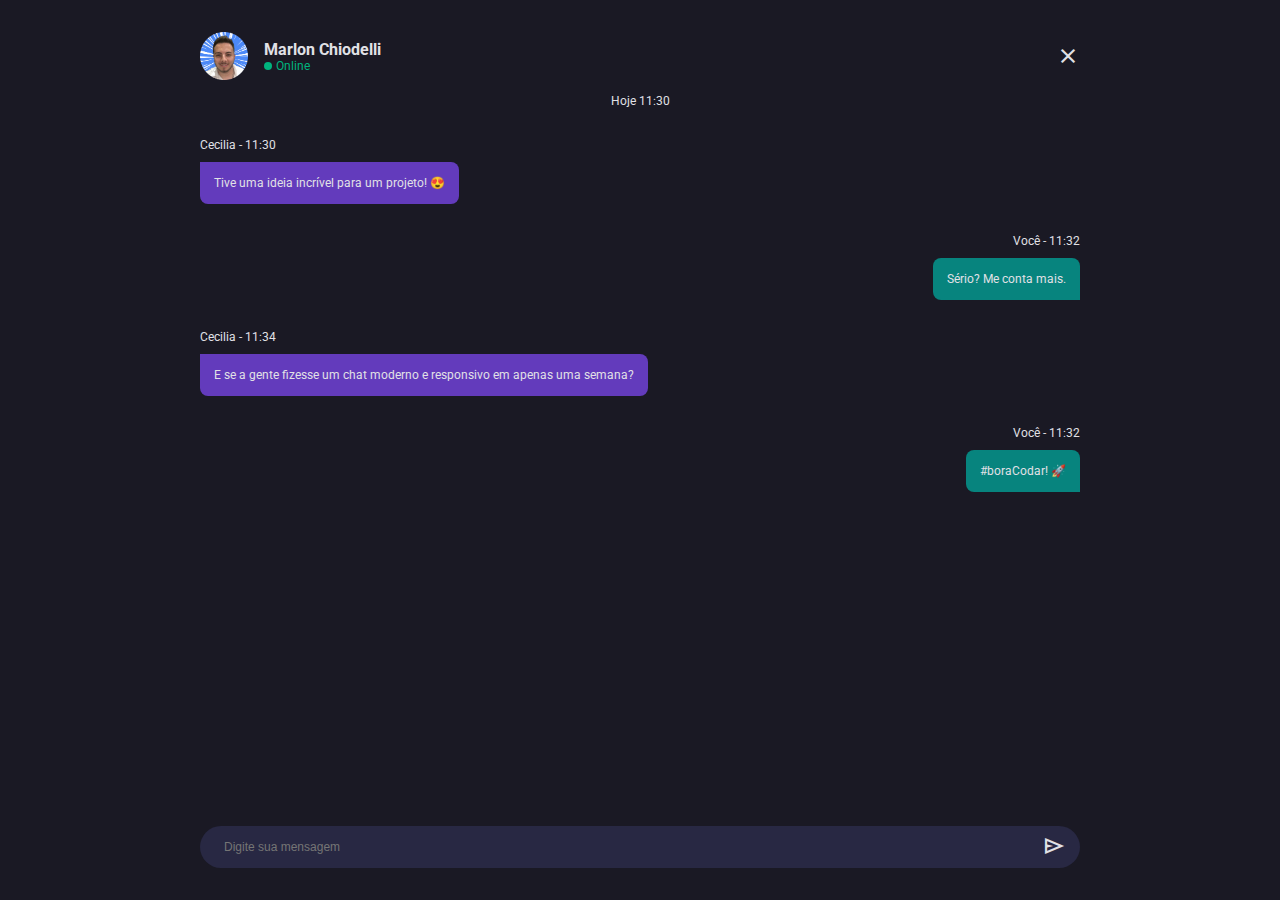
<file: desafio-04/index.html>
<!DOCTYPE html>

<html lang="pt-br">
  <head>
    <meta charset="utf-8" />
    <meta http-equiv="X-UA-Compatible" content="IE=edge" />
    <link rel="preconnect" href="https://fonts.googleapis.com" />
    <link rel="preconnect" href="https://fonts.gstatic.com" crossorigin />
    <link
      href="https://fonts.googleapis.com/css2?family=Roboto:wght@400;700&display=swap"
      rel="stylesheet"
    />
    <link
      rel="stylesheet"
      href="https://fonts.googleapis.com/css2?family=Material+Symbols+Outlined:opsz,wght,FILL,GRAD@48,400,0,0"
    />
    <title>Bora Codar - Chat - 04</title>
    <meta name="description" content="" />
    <meta name="viewport" content="width=device-width, initial-scale=1" />
    <link rel="stylesheet" href="styles.css" />
  </head>
  <body>
    <section class="container">
      <div>
        <header>
          <div class="perf-wrapper">
            <img src="assets/profile.png" />
            <div>
              <h2>Marlon Chiodelli</h2>
              <span>Online</span>
            </div>
          </div>
          <span class="material-symbols-outlined"> close </span>
        </header>
        <div id="chat">
          <div class="date">Hoje 11:30</div>
          <div class="chat-wrapper">
            <div class="message received">
              <span>Cecilia - 11:30</span>
              <div class="chat">
                Tive uma ideia incrível para um projeto! 😍
              </div>
            </div>
            <div class="message send">
              <span>Você - 11:32</span>
              <div class="chat">Sério? Me conta mais.</div>
            </div>
            <div class="message received">
              <span>Cecilia - 11:34</span>
              <div class="chat">
                E se a gente fizesse um chat moderno e responsivo em apenas uma
                semana?
              </div>
            </div>
            <div class="message send">
              <span>Você - 11:32</span>
              <div class="chat">#boraCodar! 🚀</div>
            </div>
          </div>
        </div>
      </div>
      <div class="type-input">
        <input type="text" placeholder="Digite sua mensagem" />
        <span class="icon material-symbols-outlined"> send </span>
      </div>
    </section>
    <script src="" async defer></script>
  </body>
</html>
</file>
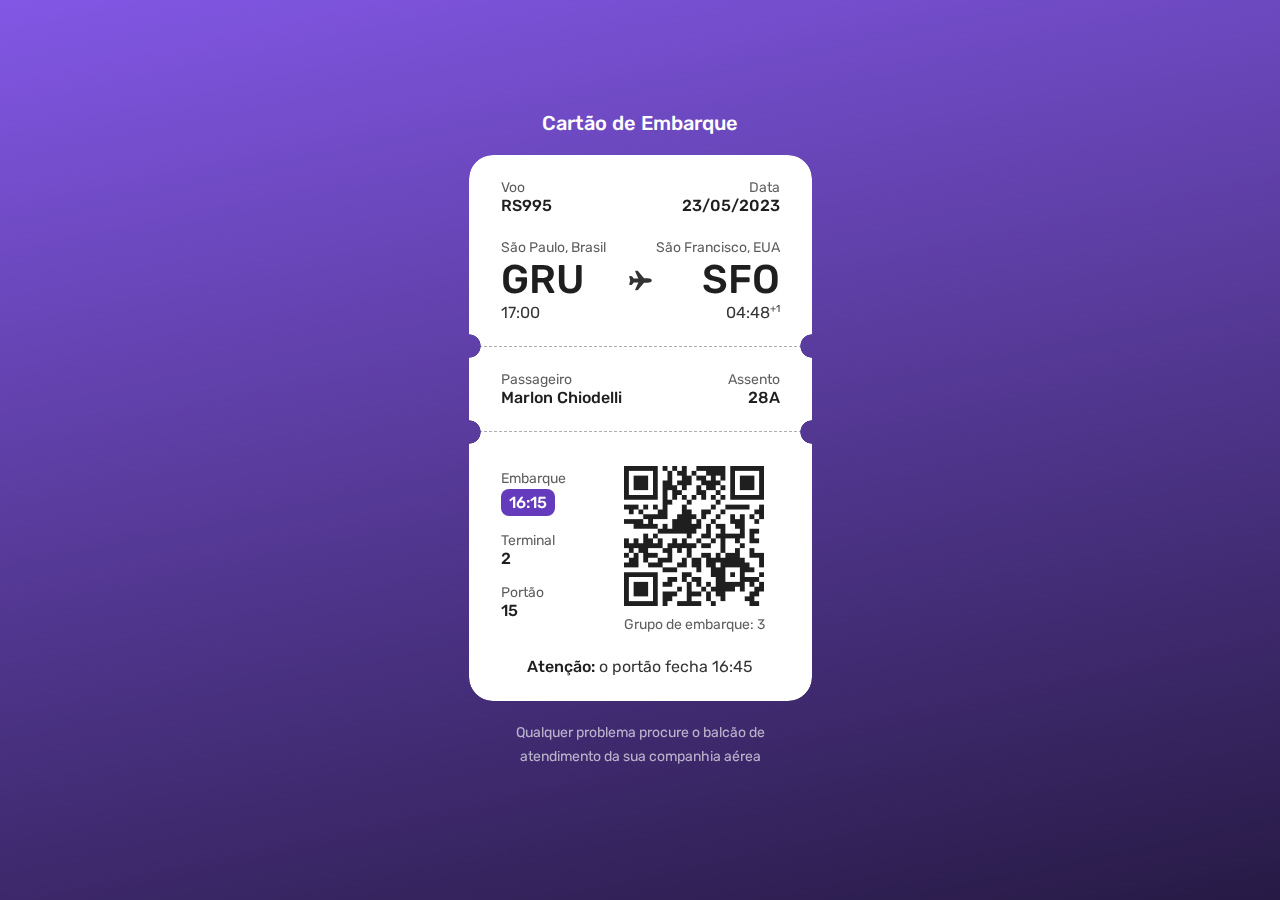
<file: desafio-06/index.html>
<!DOCTYPE html>
<html lang="en">
  <head>
    <meta charset="UTF-8" />
    <meta http-equiv="X-UA-Compatible" content="IE=edge" />
    <meta name="viewport" content="width=device-width, initial-scale=1.0" />
    <link rel="preconnect" href="https://fonts.googleapis.com" />
    <link rel="preconnect" href="https://fonts.gstatic.com" crossorigin />
    <link
      href="https://fonts.googleapis.com/css2?family=Rubik:wght@400;500&display=swap"
      rel="stylesheet"
    />
    <title>Bora Codar - Cartão de Embarque - 06</title>
    <link rel="stylesheet" href="styles.css" />
  </head>
  <body>
    <div id="boarding-pass">
      <h1>Cartão de Embarque</h1>
      <main id="ticket">
        <section class="top grid">
          <div class="flight grid column">
            <div class="number">
              <p>Voo</p>
              <strong>RS995</strong>
            </div>
            <div class="date text-right">
              <p>Data</p>
              <strong>23/05/2023</strong>
            </div>
          </div>
          <div class="grid column">
            <div class="departure grid">
              <p>São Paulo, Brasil</p>
              <strong>GRU</strong>
              <time>17:00</time>
            </div>
            <div class="airplane grid">
              <img src="assets/plane.svg" alt="Ícone de avião" />
            </div>
            <div class="arrival text-right grid">
              <p>São Francisco, EUA</p>
              <strong>SFO</strong>
              <time>04:48<sup>+1</sup></time>
            </div>
          </div>
        </section>
        <section class="middle grid column">
          <div class="name">
            <p>Passageiro</p>
            <strong>Marlon Chiodelli</strong>
          </div>
          <div class="sit text-right">
            <p>Assento</p>
            <strong>28A</strong>
          </div>
        </section>
        <section class="bottom">
          <div class="container grid column">
            <dl class="grid">
              <dt>
                <p>Embarque</p>
                <time>16:15</time>
              </dt>
              <dt>
                <p>Terminal</p>
                <strong>2</strong>
              </dt>
              <dt>
                <p>Portão</p>
                <strong>15</strong>
              </dt>
            </dl>
            <div class="qrcode grid">
              <img src="assets/qrcode.png" alt="Imagem de um QrCode" />
              <p>Grupo de embarque: 3</p>
            </div>
          </div>
          <p><strong>Atenção:</strong> o portão fecha 16:45</p>
        </section>
      </main>
      <footer>
        Qualquer problema procure o balcão de atendimento da sua companhia aérea
      </footer>
    </div>
  </body>
</html>
</file>
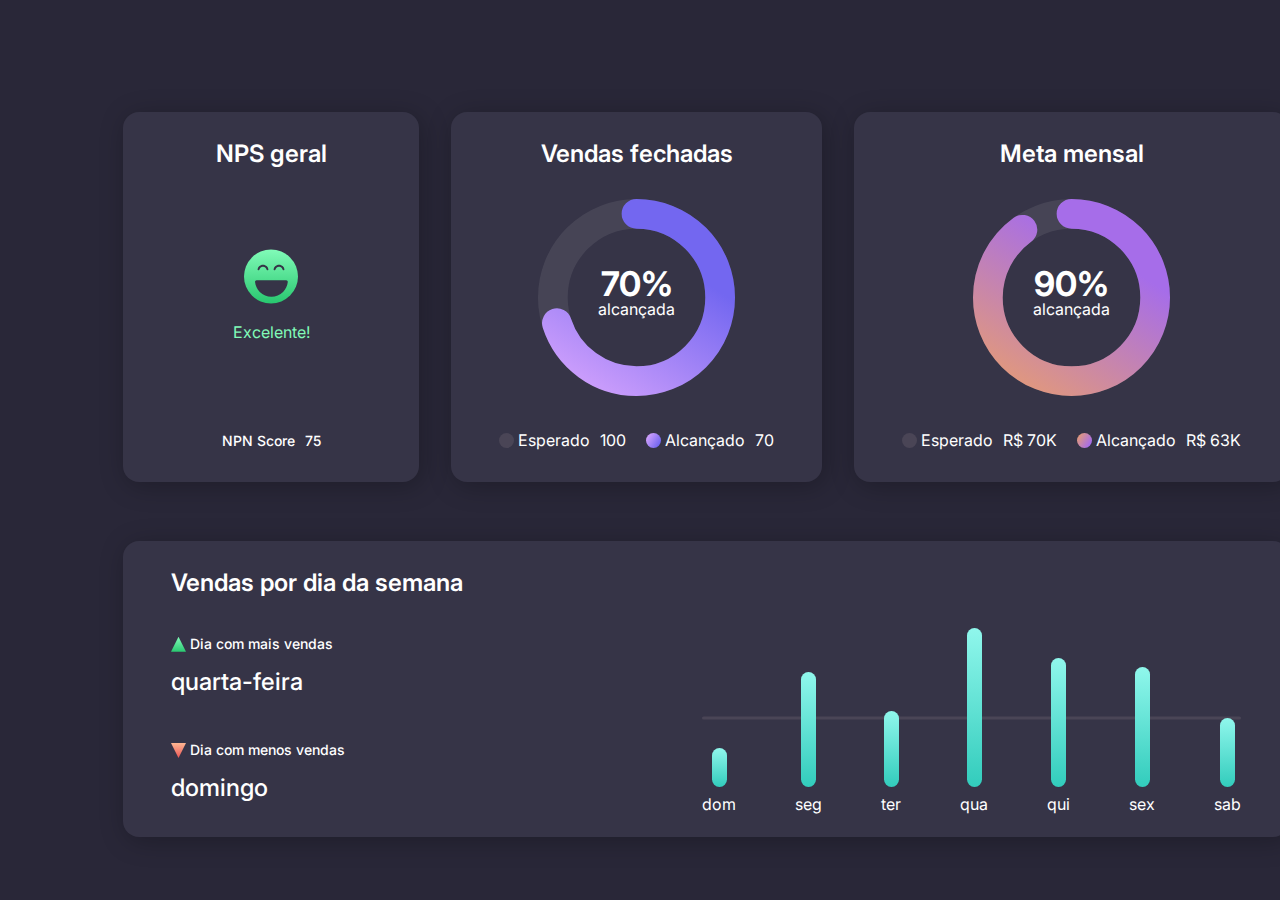
<file: desafio-08/index.html>
<!DOCTYPE html>

<html>

<head>
    <meta charset="utf-8">
    <meta http-equiv="X-UA-Compatible" content="IE=edge">
    <meta name="description" content="">
    <meta name="viewport" content="width=device-width, initial-scale=1">
    <link rel="preconnect" href="https://fonts.googleapis.com">
    <link rel="preconnect" href="https://fonts.gstatic.com" crossorigin>
    <link href="https://fonts.googleapis.com/css2?family=Inter:wght@400;500;600;700&display=swap" rel="stylesheet">
    <title>Bora Codar - Dashboard - 07</title>
    <link rel="stylesheet" href="styles.css" />
</head>

<body>
    <main id="app" class="grid">
        <div class="box nps grid">
            <div class="top text-center">NPS geral</div>
            <div class="middle grid">
                <img src="assets/smile.svg" alt="Rosto Feliz">
                Excelente!
            </div>
            <div class="bottom">
                <span>NPN Score</span>
                <span>75</span>
            </div>
        </div>
        <div class="box sell grid">
            <div class="top text-center">Vendas fechadas</div>
            <div class="middle">
                <svg viewBox="0 0 232 232" style="--percentage: 70">
                    <circle cx="50%" cy="50%" r="98.5" opacity="0.1" stroke="#d9d9d9" />
                    <circle cx="50%" cy="50%" r="98.5" stroke=url(#paint0_linear_201_85) />

                    <defs>
                        <linearGradient id="paint0_linear_201_85" x1="-9" y1="82" x2="145" y2="178"
                            gradientUnits="userSpaceOnUse">
                            <stop stop-color="#CE9FFC" />
                            <stop offset="1" stop-color="#7367F0" />
                        </linearGradient>
                    </defs>
                </svg>

                <div class="content">
                    <h3>70%</h3>
                    <p>alcançada</p>
                </div>
            </div>
            <div class="bottom">
                <div class="item">
                    <span>Esperado</span>
                    <span>100</span>
                </div>
                <div class="item">
                    <span
                        style="--bg-color: linear-gradient(121.94deg, #CE9FFC 15.98%, #7367F0 82.85%);">Alcançado</span>
                    <span>70</span>
                </div>
            </div>
        </div>
        <div class="box target grid">
            <div class="top text-center">Meta mensal</div>
            <div class="middle">
                <svg viewBox="0 0 232 232" style="--percentage: 90">
                    <circle cx="50%" cy="50%" r="98.5" opacity="0.1" stroke="#d9d9d9" />
                    <circle cx="50%" cy="50%" r="98.5" stroke=url(#paint0_linear_201_104) />

                    <defs>
                        <linearGradient id="paint0_linear_201_104" x1="1.97421e-07" y1="82" x2="154" y2="178"
                            gradientUnits="userSpaceOnUse">
                            <stop stop-color="#DF9780" />
                            <stop offset="1" stop-color="#A66DE9" />
                        </linearGradient>
                    </defs>
                </svg>
                <div class="content">
                    <h3>90%</h3>
                    <p>alcançada</p>
                </div>
            </div>
            <div class="bottom">
                <div class="item">
                    <span>Esperado</span>
                    <span>R$ 70K</span>
                </div>
                <div class="item">
                    <span
                        style="--bg-color: linear-gradient(121.94deg, #DF9780 15.98%, #A66DE9 82.85%);">Alcançado</span>
                    <span>R$ 63K</span>
                </div>
            </div>
        </div>
        <div class="box weekly-sell grid">

            <div class="top">Vendas por dia da semana</div>
            <div class="wrapper">
                <div class="left grid">
                    <div class="most-sell grid">
                        <span>Dia com mais vendas</span>
                        quarta-feira
                    </div>
                    <div class="less-sell grid">
                        <span>Dia com menos vendas</span>
                        domingo
                    </div>
                </div>
                <div class="right">
                    <div class="bars">
                        <div class="bar-wrapper">
                            <div class="bar" style="--height: 3.9rem"></div>
                            <span>dom</span>
                        </div>
                        <div class="bar-wrapper">
                            <div class="bar" style="--height: 11.5rem"></div>
                            <span>seg</span>
                        </div>
                        <div class="bar-wrapper">
                            <div class="bar" style="--height: 7.6rem"></div>
                            <span>ter</span>
                        </div>
                        <div class="bar-wrapper">
                            <div class="bar" style="--height: 15.9rem"></div>
                            <span>qua</span>
                        </div>
                        <div class="bar-wrapper">
                            <div class="bar" style="--height: 12.9rem"></div>
                            <span>qui</span>
                        </div>
                        <div class="bar-wrapper">
                            <div class="bar" style="--height: 12rem"></div>
                            <span>sex</span>
                        </div>
                        <div class="bar-wrapper">
                            <div class="bar" style="--height: 6.9rem"></div>
                            <span>sab</span>
                        </div>
                    </div>
                </div>
            </div>

        </div>
    </main>
    <script src="" async defer></script>
</body>

</html>
</file>
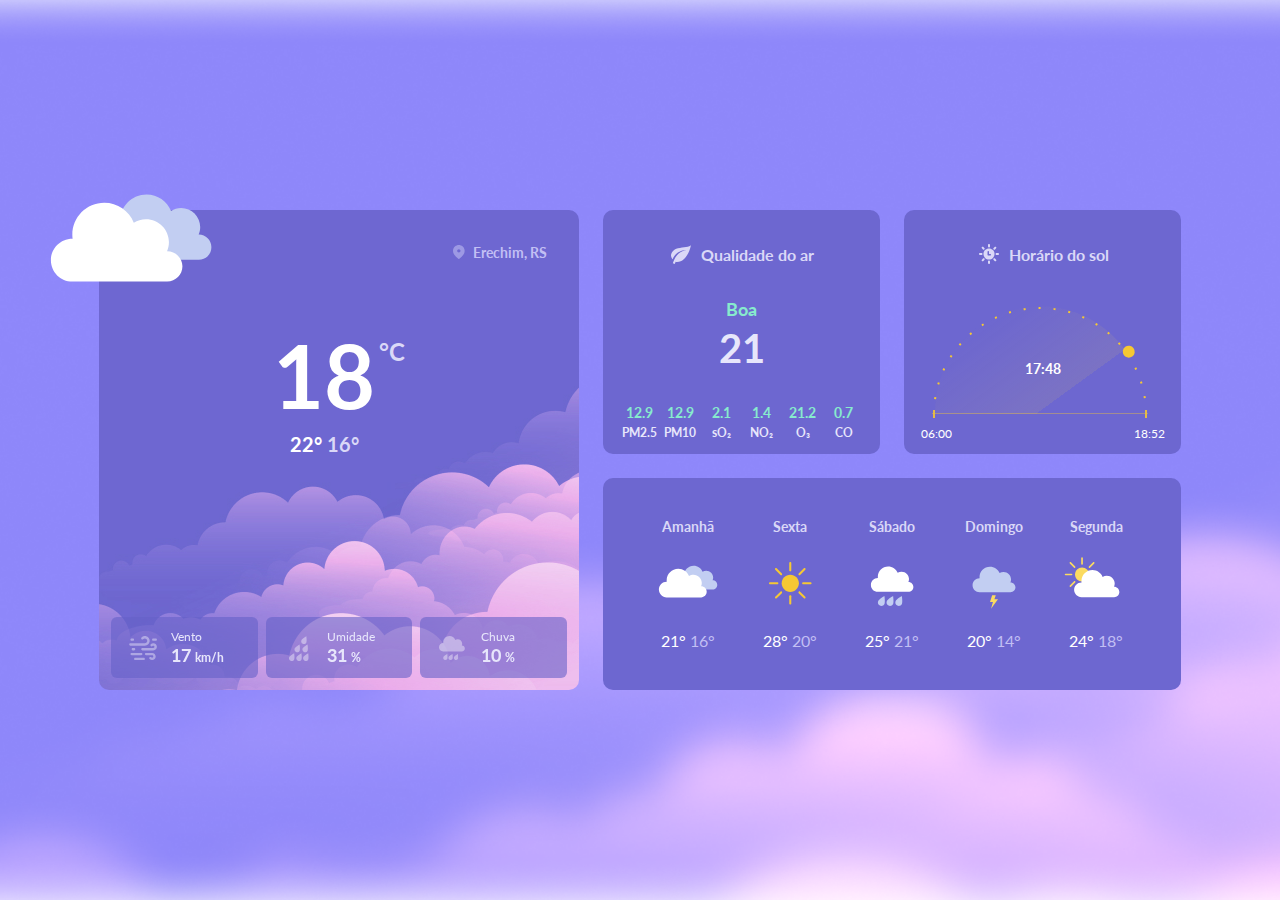
<file: desafio-10/index.html>
<!DOCTYPE html>
<html lang="en">

<head>
    <meta charset="UTF-8">
    <meta name="viewport" content="width=device-width, initial-scale=1.0">
    <link rel="preconnect" href="https://fonts.googleapis.com">
    <link rel="preconnect" href="https://fonts.gstatic.com" crossorigin>
    <link href="https://fonts.googleapis.com/css2?family=Lato:wght@400;700&display=swap" rel="stylesheet">
    <title>Bora Codar - Página de clima - 10</title>
    <link rel="stylesheet" href="styles.css">
</head>

<body>
    <main>
        <section class="temperature-now">
            <div class="location">
                <img src="./assets/pin.svg" alt="Ícone de localização" />
                <strong>Erechim, RS</strong>
            </div>
            <div class="temp">
                <div class="number">
                    18
                    <div class="maxmin">
                        22° <span>16°</span>
                    </div>
                </div>
                <div class="celcius">°C</div>
            </div>
            <div class="statistics">
                <div class="stats">
                    <img src="./assets/wind.svg" alt="ícone de vento" />
                    <div class="info">
                        <p>Vento</p>
                        <h5> 17 <span>km/h</span></h5>
                    </div>
                </div>
                <div class="stats">
                    <img src="./assets/humidity.svg" alt="ícone de umidade" />
                    <div class="info">
                        <p>Umidade</p>
                        <h5> 31 <span>%</span></h5>
                    </div>
                </div>
                <div class="stats">
                    <img src="./assets/rain.svg" alt="ícone de chuva" />
                    <div class="info">
                        <p>Chuva</p>
                        <h5> 10 <span>%</span></h5>
                    </div>
                </div>
            </div>
        </section>

        <section class="air-quality">
            <h2 class="title">
                <img src="./assets/leaf.svg" alt="ícone folha de árvore" />
                Qualidade do ar
            </h2>
            <p class="good">Boa</p>
            <p class="number">21</p>

            <div class="info">
                <div class="number">
                    <p>12.9</p>
                    <small>PM2.5</small>
                </div>
                <div class="number">
                    <p>12.9</p>
                    <small>PM10</small>
                </div>
                <div class="number">
                    <p>2.1</p>
                    <small>sO₂</small>
                </div>
                <div class="number">
                    <p>1.4</p>
                    <small>NO₂</small>
                </div>
                <div class="number">
                    <p>21.2</p>
                    <small>O₃</small>
                </div>
                <div class="number">
                    <p>0.7</p>
                    <small>CO</small>
                </div>
            </div>
        </section>

        <section class="sun-time">
            <h2 class="title">
                <img src="./assets/sun.svg" alt="ícone de sol" />
                Horário do sol
            </h2>
            <div class="sun-chart-wrapper">
                <div class="sun-chart">
                    <div class="chart">
                        <img src="./assets/sun-chart.svg" alt="Imagem de gráfico semi circulo com traços" />
                    </div>
                    <time class="now">17:48</time>
                </div>
            </div>
            <div class="time">
                <time class="sunrise">06:00</time>
                <time class="sunset">18:52</time>
            </div>
        </section>

        <section class="week-weather">
            <div class="day">
                <h4 class="title">Amanhã</h4>
                <img src="./assets/weather-clouds.svg" alt="imagem de nuvens" />
                <p class="maxmin">21° <span>16°</span></p>
            </div>
            <div class="day">
                <h4 class="title">Sexta</h4>
                <img src="./assets/weather-sun.svg" alt="imagem de nuvens" />
                <p class="maxmin">28° <span>20°</span></p>
            </div>
            <div class="day">
                <h4 class="title">Sábado</h4>
                <img src="./assets/weather-rain.svg" alt="imagem de nuvens" />
                <p class="maxmin">25° <span>21°</span></p>
            </div>
            <div class="day">
                <h4 class="title">Domingo</h4>
                <img src="./assets/weather-storm.svg" alt="imagem de nuvens" />
                <p class="maxmin">20° <span>14°</span></p>
            </div>
            <div class="day">
                <h4 class="title">Segunda</h4>
                <img src="./assets/weather-sun-clouds.svg" alt="imagem de nuvens" />
                <p class="maxmin">24° <span>18°</span></p>
            </div>
        </section>
    </main>
</body>

</html>
</file>
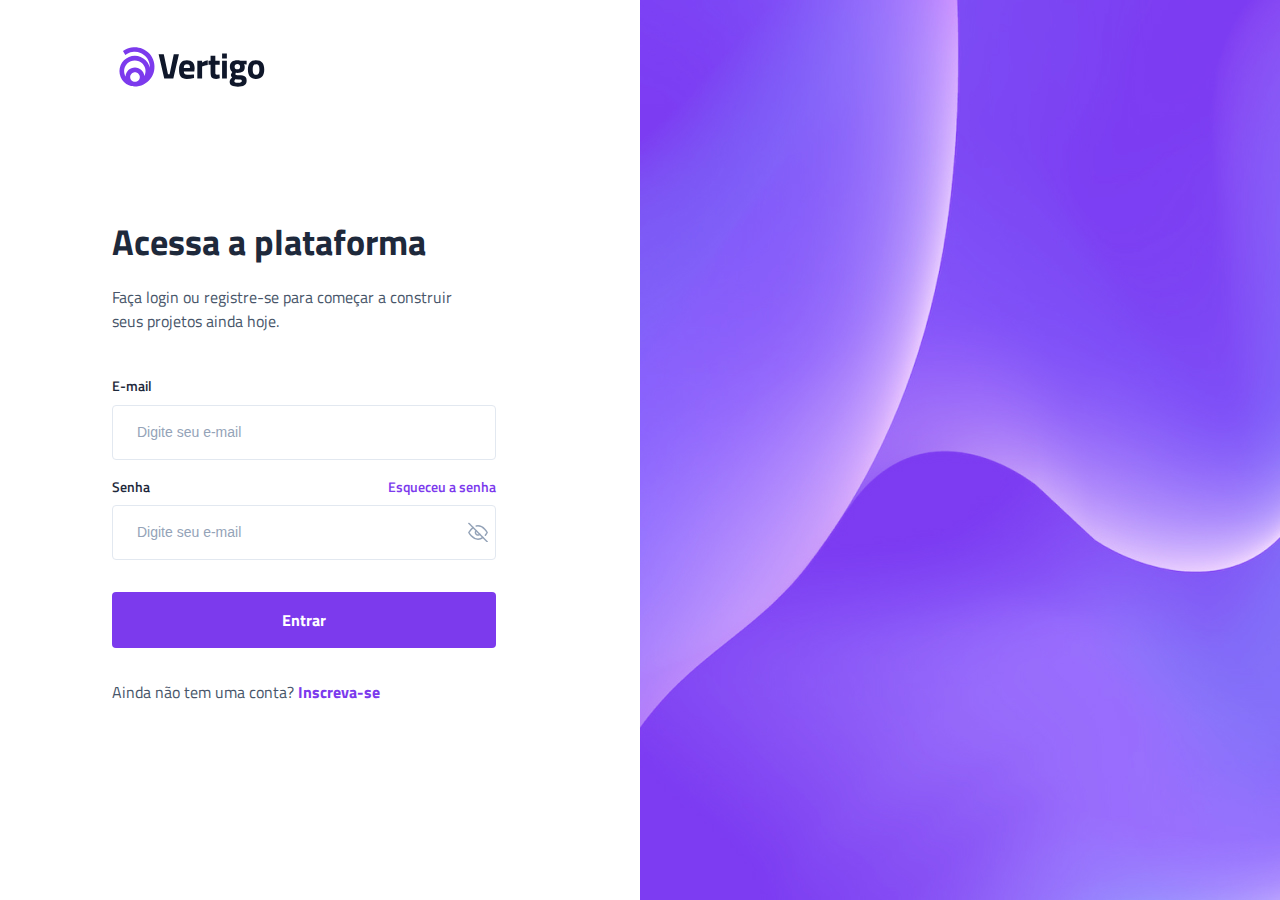
<file: desafio-11/index.html>
<!DOCTYPE html>
<html lang="en">
  <head>
    <meta charset="UTF-8" />
    <meta name="viewport" content="width=device-width, initial-scale=1.0" />
    <link rel="preconnect" href="https://fonts.googleapis.com" />
    <link rel="preconnect" href="https://fonts.gstatic.com" crossorigin />
    <link
      href="https://fonts.googleapis.com/css2?family=Titillium+Web:wght@300;400;600;700&display=swap"
      rel="stylesheet"
    />
    <title>Bora Codar - Página de login - 11</title>
    <link rel="stylesheet" href="styles.css" />
  </head>
  <body>
    <div id="page" class="flex">
      <div>
        <header><img src="./assets/logo.svg" alt="logo" /></header>
        <main>
          <div class="headline">
            <h1>Acessa a plataforma</h1>
            <p>
              Faça login ou registre-se para começar a construir seus projetos
              ainda hoje.
            </p>
          </div>
          <form>
            <div class="input-wrapper">
              <label for="email">E-mail</label>
              <input
                id="email"
                type="email"
                placeholder="Digite seu e-mail"
                required
              />
            </div>
            <div class="input-wrapper">
              <div class="label-wrapper flex">
                <label for="password">Senha</label>
                <a href="#">Esqueceu a senha</a>
              </div>
              <input
                id="password"
                type="password"
                placeholder="Digite seu e-mail"
                required
              />
              <img
                onclick="togglePassword()"
                class="eye show-password"
                src="./assets/eye-off.svg"
                alt="ícone olhos fechados"
              />
              <img
                onclick="togglePassword()"
                class="eye hide-password hide"
                src="./assets/eye.svg"
                alt="ícone olho aberto"
              />
            </div>

            <button type="submit">Entrar</button>

            <div class="create-account">
              Ainda não tem uma conta?
              <a href="#">Inscreva-se</a>
            </div>
          </form>
        </main>
      </div>
      <img src="./assets/background.jpg" alt="background" />
    </div>
    <script>
      function togglePassword() {
        document
          .querySelectorAll(".eye")
          .forEach((eye) => eye.classList.toggle("hide"));
        const type =
          password.getAttribute("type") === "password" ? "text" : "password";
        password.setAttribute("type", type);
      }
    </script>
  </body>
</html>
</file>
<file: desafio-04/styles.css>
* {
  margin: 0;
  padding: 0;
  box-sizing: border-box;
}

body {
  background-color: #1a1924;
  color: #e1e1e6;
  font-family: "Roboto", sans-serif;
}

.container {
  max-width: 1024px;
  width: 100%;
  height: 100vh;
  margin: 0 auto;
  padding: 32px 72px;
  display: flex;
  flex-direction: column;
  justify-content: space-between;
}

header {
  display: flex;
  align-items: center;
  justify-content: space-between;
}

.perf-wrapper {
  display: flex;
  gap: 16px;
  align-items: center;
}

.perf-wrapper img {
  max-width: 48px;
  width: 100%;
  height: 48px;
}

.perf-wrapper h2 {
  font-weight: 700;
  font-size: 16px;
  line-height: 19px;
}

.perf-wrapper span {
  font-weight: 400;
  font-size: 12px;
  line-height: 14px;
  color: #00b37e;
  display: flex;
  align-items: center;
  gap: 4px;
}

.perf-wrapper span::before {
  content: "";
  width: 8px;
  height: 8px;
  border-radius: 50%;
  background-color: #00b37e;
}

header > span {
  cursor: pointer;
}

#chat .date {
  font-weight: 400;
  font-size: 12px;
  line-height: 14px;
  text-align: center;
  margin-top: 14px;
  margin-bottom: 30px;
}

.chat-wrapper {
  display: flex;
  flex-direction: column;
  gap: 30px;
}

.chat-wrapper .message {
  font-weight: 400;
  font-size: 12px;
  line-height: 14px;
}

.chat-wrapper .chat {
  padding: 14px;
  margin-top: 10px;
  width: fit-content;
}

.chat-wrapper .received {
  display: flex;
  flex-direction: column;
  align-items: flex-start;
}

.received .chat {
  background-color: #633bbc;
  border-radius: 0px 8px 8px 8px;
}

.chat-wrapper .send {
  display: flex;
  flex-direction: column;
  align-items: flex-end;
}

.send .chat {
  background-color: #07847e;
  border-radius: 8px 8px 0px 8px;
}

.type-input {
  position: relative;
  margin-top: 54px;
  width: 100%;
  background: #282843;
  border-radius: 999px;
}

.type-input input {
  width: 90%;
  background: transparent;
  border: none;
  padding: 14px 24px;
  font-weight: 400;
  font-size: 12px;
  line-height: 14px;
  color: #e1e1e6;
}

.type-input input:focus {
  border-color: none;
  border-radius: 999px;
}

.type-input .icon {
  position: absolute;
  right: 14px;
  top: 8px;
}
</file>
<file: desafio-06/styles.css>
* {
  padding: 0;
  margin: 0;
  box-sizing: border-box;
  -webkit-font-smoothing: antialiased;
  -moz-osx-font-smoothing: grayscale;
}

:root {
  font-size: 62.5%;
}

body {
  font-family: "Rubik", sans-serif;
  background: linear-gradient(167.96deg, #8257e5 0%, #271a45 100%) no-repeat;
  height: 100vh;
  display: flex;
  align-items: center;
  justify-content: center;
  font-size: 1.6rem;
}

.grid {
  display: grid;
}

.column {
  grid-auto-flow: column;
}

.text-right {
  text-align: right;
}

h1,
strong {
  font-weight: 500;
}

h1 {
  font-size: 2rem;
  line-height: 2.4rem;
  text-align: center;
  color: #ffffff;
}

p {
  color: rgba(0, 0, 0, 0.64);
  font-size: 1.4rem;
  line-height: 1.7rem;
}

strong {
  color: rgba(0, 0, 0, 0.88);
  font-size: 1.6rem;
  line-height: 1.9rem;
}

section {
  background: #ffffff;
  padding: 2.4rem 3.2rem;

  -webkit-mask: var(--mask);
  mask: var(--mask);

  box-shadow: 0px 4px 24px rgba(0, 0, 0, 0.25);
}

#boarding-pass {
  margin: auto;
}

#ticket {
  margin-top: 2rem;
}

.top {
  border-radius: 2.4rem 2.4rem 0 0;
  gap: 2.4rem;

  --mask: radial-gradient(1.2rem at 1.2rem bottom, transparent 95%, black) -1.2rem;
  -webkit-mask-repeat: repeat-x;
  mask-repeat: repeat-x;
}

.departure,
.arrival {
  width: 12.7rem;
}

.departure strong,
.arrival strong {
  font-size: 4rem;
  line-height: 4.7rem;
}

.airplane {
  align-self: center;
}

.top time {
  color: rgba(0, 0, 0, 0.8);
}

.top time sup {
  font-size: 1rem;
  line-height: 1.2rem;
}

.middle {
  border: 0.1rem dashed rgba(0, 0, 0, 0.32);
  border-left: 0;
  border-right: 0;

  --mask: radial-gradient(1.2rem at 1.2rem 1.2rem, transparent 95%, black) -1.2rem -1.2rem;
}

.bottom {
  border-radius: 0 0 2.4rem 2.4rem;

  --mask: radial-gradient(1.2rem at 1.2rem top, transparent 95%, black) -1.2rem;
  -webkit-mask-repeat: repeat-x;
  mask-repeat: repeat-x;
}

.bottom .container {
  align-items: center;
  gap: 0.8rem;
}

dl.grid {
  gap: 1.6rem;
  min-width: 9rem;
}

dt time {
  padding: 4px 8px;
  background: #633bbc;
  border-radius: 8px;
  font-weight: 500;
  font-size: 1.6rem;
  line-height: 1.9rem;
  color: #ffffff;
  display: inline-block;
  margin-top: 0.2rem;
}

.bottom > p {
  text-align: center;
  margin-top: 2.4rem;
  font-size: 1.6rem;
  line-height: 2rem;
  color: rgba(0, 0, 0, 0.8);
}

.qrcode.grid {
  justify-items: center;
}

footer {
  font-weight: 400;
  font-size: 1.4rem;
  line-height: 2.4rem;
  opacity: 0.64;
  color: #ffffff;
  width: 27rem;
  text-align: center;
  margin: 2rem auto;
}
</file>
<file: desafio-08/styles.css>
* {
  padding: 0;
  margin: 0;
  box-sizing: border-box;
  -webkit-font-smoothing: antialiased;
  -moz-osx-font-smoothing: grayscale;
}

:root {
  font-size: 62.5%;
}

body {
  font-family: "Inter", sans-serif;
  font-size: 1.6rem;
  background: #292738;
}

.grid {
  display: grid;
}

.text-center {
  text-align: center;
}

#app {
  grid-template-columns: 29.6rem max-content max-content;
  grid-template-rows: max-content;
  column-gap: 3.2rem;
  row-gap: 5.9rem;

  width: fit-content;
  height: 100vh;

  padding: 11.2rem 12.3rem;
  margin-inline: auto;
}

.box {
  padding: 2.9rem 4.8rem;
  background: #363447;
  box-shadow: 0.3rem 0.4rem 2.6rem rgba(0, 0, 0, 0.25);
  border-radius: 1.6rem;
  color: #ffffff;
  line-height: 160%;
}

.box:nth-child(4) {
  grid-column-start: 1;
  grid-column-end: 4;
}

.top {
  font-weight: 600;
  font-size: 2.4rem;
}

.middle {
  display: grid;
  place-content: center;
  position: relative;
}

.middle .content {
  position: absolute;
  text-align: center;
  top: 50%;
  left: 50%;
  transform: translate(-50%, -50%);
}

.bottom {
  display: flex;
  gap: 2rem;
  justify-content: center;
  margin-top: auto;
}

.bottom .item {
  display: flex;
  align-items: center;
  gap: 1rem;
}

.bottom .item span:nth-child(1) {
  display: flex;
  align-items: center;
  gap: 0.4rem;
}

.bottom .item span {
  --bg-color: #4a4556;
}

.bottom .item span:nth-child(1)::before {
  content: "";
  width: 1.5rem;
  height: 1.5rem;
  display: block;
  background: var(--bg-color);
  border-radius: 999px;
}

.nps {
  gap: 3.2rem;
}

.nps .middle {
  min-height: 19.7rem;
  place-content: center;
  justify-items: center;
  gap: 1.6rem;
  color: #81fbb8;
}

.nps .bottom {
  font-weight: 500;
  font-size: 14px;
  gap: 1rem;
}

.nps .bottom:nth-child(2) {
  font-weight: 400;
}

svg {
  --circunference: 618;
  --percentage: 0;
  width: 19.7rem;
  height: 19.7rem;
  transform: rotate(-90deg);
}

svg circle {
  stroke-dasharray: var(--circunference);
  stroke-dashoffset: var(--circunference);
  stroke-width: 35;
  fill: none;
}

svg circle:nth-child(1) {
  stroke-dashoffset: 0;
}

svg circle:nth-child(2) {
  stroke-dashoffset: calc(
    var(--circunference) - (var(--circunference) * var(--percentage)) / 100
  );
  stroke-linecap: round;
  animation: progress 1s ease-in-out forwards;
}

@keyframes progress {
  0% {
    stroke-dasharray: var(--circunference);
    stroke-dashoffset: var(--circunference);
  }
}

.content h3 {
  font-weight: 700;
  font-size: 3.4rem;
}

.content p {
  font-weight: 400;
  font-size: 1.6rem;
}

.weekly-sell {
  gap: 3.2rem;
}

.weekly-sell .wrapper {
  display: flex;
  gap: 3.2rem;
}

.weekly-sell .left {
  gap: 3.2rem;
}

.weekly-sell .left,
.weekly-sell .right {
  flex: 1;
}

.left .grid {
  gap: 0.8rem;
  font-weight: 500;
  font-size: 2.4rem;
}

.left .grid span {
  font-size: 1.4rem;
  display: flex;
  align-items: center;
  gap: 0.4rem;
}

.left .grid span::before {
  content: "";
  width: 1.5rem;
  height: 1.5rem;
  display: block;
  clip-path: polygon(50% 0%, 0 100%, 100% 100%);
}

.left .most-sell span::before {
  background: linear-gradient(180deg, #81fbb8 0%, #28c76f 100%);
}

.left .less-sell span::before {
  background: linear-gradient(180deg, #ea5455 0%, #feb692 100%);
  transform: matrix(1, 0, 0, -1, 0, 0);
}

.bars {
  display: flex;
  gap: 5.9rem;
  align-items: flex-end;
  position: relative;
}

.bars::before {
  content: "";
  display: block;
  height: 0.3rem;
  width: 100%;
  background: #4a4556;
  border-radius: 999px;
  position: absolute;
  top: 50%;
  transform: translateY(-50%);
  z-index: 0;
}

.bar-wrapper {
  display: grid;
  grid-template-rows: 15.9rem 1.6rem;
  justify-items: center;
  gap: 0.5rem;
  z-index: 1;
}

.bar {
  width: 1.5rem;
  background: linear-gradient(180deg, #90f7ec 0%, #32ccbc 100%);
  border-radius: 999px;
  height: var(--height);
  align-self: flex-end;
  animation: up 1.4s;
}

@keyframes up {
  0% {
    height: 0;
  }
}
</file>
<file: desafio-10/styles.css>
* {
  padding: 0;
  margin: 0;
  box-sizing: border-box;
  -webkit-font-smoothing: antialiased;
  -moz-osx-font-smoothing: grayscale;
}

:root {
  font-size: 62.5%;
  font-family: "Lato", sans-serif;
}

body {
  font-size: 1.6rem;
}

main {
  background: url("./assets/background.png") no-repeat center/cover;
  min-height: 100vh;
  display: grid;
  place-content: center;
  gap: 2.4rem;
}

section {
  border-radius: 1rem;
  background: #6d67d0;
  backdrop-filter: blur(1rem);
}

.temperature-now {
  background: url("./assets/bg-temp-now.jpg");
  position: relative;
  display: grid;
  grid-template-rows: max-content 1fr max-content;
}

.temperature-now::before {
  content: "";
  width: 17.6rem;
  height: 17.6rem;
  background: url("./assets/clouds.svg") no-repeat center;
  position: absolute;
  top: -5.6rem;
  left: -5.6rem;
}

.location {
  justify-self: end;
  padding: 3.2rem 3.2rem 0;
  display: flex;
  align-items: center;
  gap: 0.4rem;
}

.location strong {
  color: #c2bff4;
  font-size: 1.4rem;
}

.temp {
  margin: 6rem;
  font-weight: 700;
  display: flex;
  justify-content: center;
  gap: 0.4rem;
}

.temp .number {
  text-align: center;
  font-size: 8.8rem;
  color: #fff;
  display: flex;
  flex-direction: column;
  gap: 0.4rem;
}

.temp .number .maxmin {
  font-size: 2rem;
}

.temp .number .maxmin span {
  color: #dad8f7;
}

.temp .celcius {
  font-size: 2.4rem;
  color: #dad8f7;
  margin-top: 1.5rem;
}

.statistics {
  padding: 1.2rem;
  display: flex;
  gap: 0.8rem;
}

.stats {
  flex: 1;
  padding: 1.2rem 1.6rem;
  border-radius: 0.6rem;
  background: rgba(102, 96, 200, 0.6);
  backdrop-filter: blur(0px);

  display: flex;
  align-items: center;
  gap: 1.2rem;
}

.stats .info {
  color: #e7e6fb;
}

.stats .info h5 span,
.stats .info p {
  font-size: 1.2rem;
}

.stats .info h5 {
  font-size: 1.8rem;
  display: flex;
  align-items: baseline;
  gap: 0.4rem;
}

.air-quality {
  font-weight: 700;
  text-align: center;
  display: grid;
}

h2.title {
  font-size: 1.6rem;
  color: #dad8f7;
  display: flex;
  align-items: center;
  justify-content: center;
  gap: 0.8rem;

  margin-top: 3.2rem;
}

.air-quality .good {
  margin-top: 3.2rem;
  font-size: 1.8rem;
  color: #87ebcd;
}

.air-quality > .number {
  margin-top: 0.4rem;
  font-size: 4rem;
  color: #e7e6fb;
}

.air-quality .info {
  display: flex;
  align-items: center;
  margin-top: 3.2rem;
  padding: 0 1.6rem 1.6rem;
}

.air-quality .info .number {
  flex: 1;
}

.air-quality .info p {
  color: #87ebcd;
  font-size: 1.4rem;
}

.air-quality .info small {
  font-size: 1.2rem;
  color: #e7e6fb;
}

.sun-chart-wrapper {
  margin-top: 4rem;
  height: 11rem;
}

.sun-chart {
  --pos-x: 80;
  margin: auto;
  width: 21.6rem;
  height: 21.6rem;
  position: relative;
}

.sun-chart::before {
  content: "";
  width: 1.2rem;
  height: 1.2rem;
  position: absolute;
  background: #f6c833;
  border-radius: 50%;
  top: 50%;
  left: 50%;
  margin: -0.6rem;
  transform: rotate(calc(1deg * (((100 - var(--pos-x)) / -100) * 180)))
    translate(10.6rem);
}

.chart {
  width: 21.6rem;
  height: 10.8rem;
  overflow: hidden;
}

.chart::before {
  content: "";
  width: 21rem;
  height: 21rem;
  display: block;
  border-radius: 50%;
  background: linear-gradient(
    180deg,
    rgba(251, 219, 96, 0.2) 0%,
    rgba(251, 219, 96, 0) 101.89%
  );

  mask: linear-gradient(0deg, white 50%, transparent 0%);
  -webkit-mask: linear-gradient(0deg, white 50%, transparent 0%);

  rotate: calc(1.8deg * (var(--pos-x)));
}

.chart img {
  position: absolute;
  top: 0;
  left: -1%;
}

time.now {
  position: absolute;
  top: 25%;
  left: 50%;
  transform: translate(-50%);
  color: #fff;
  text-align: center;
  font-size: 1.4rem;
  font-weight: 700;
}

.time {
  font-size: 1.2rem;
  color: #fff;
  display: flex;
  align-items: center;
  justify-content: space-between;
  margin: 1rem auto 0;
  padding: 0 1.6rem 1.6rem;
  max-width: 27.6rem;
}

.week-weather {
  padding: 4rem;
  display: flex;
  gap: 1.2rem;
}

.day {
  flex: 1;
  display: grid;
  justify-items: center;
  gap: 1.6rem;
}

h4.title {
  font-size: 1.4rem;
  color: #dad8f7;
}

.day .maxmin {
  font-size: 700;
  color: #fff;
  font-size: 1.6rem;
}

.day .maxmin span {
  color: #c2bff4;
}

@media (min-width: 1200px) {
  main {
    grid-template-columns: 48rem 27.7rem 27.7rem;
    grid-template-rows: 24.4rem 21.2rem;
  }

  .temperature-now {
    grid-row: 1/3;
  }

  .week-weather {
    grid-column: 2/4;
  }
}
</file>
<file: desafio-11/styles.css>
* {
  padding: 0;
  margin: 0;
  box-sizing: border-box;
  -webkit-font-smoothing: antialiased;
  -moz-osx-font-smoothing: grayscale;
}

:root {
  font-size: 62.5%;
  font-family: "Titillium Web", sans-serif;
}

body {
  font-size: 1.6rem;
}

button {
  all: unset;
  box-sizing: border-box;
}

a {
  text-decoration: none;
  color: #7c3aed;
  font-weight: 700;
}

a:hover {
  text-decoration: underline;
}

#page {
  height: 100vh;
}

.flex {
  display: flex;
}

#page > * {
  width: 50%;
}

img {
  width: 100%;
  object-fit: cover;
}

header img {
  height: 5.4rem;
  width: 16rem;
}

#page > div {
  padding: 4rem 11.2rem;
}

main {
  margin-top: 11.4rem;
  max-width: 38.4rem;
  width: 100%;
}

.headline {
  max-width: 35rem;
}

h1 {
  font-size: 3.6rem;
  line-height: 5.5rem;
  color: #1e293b;
}

h1 + p {
  color: #475569;
  margin-top: 1.6rem;
}

form {
  margin-top: 4rem;
}

.input-wrapper {
  position: relative;
}

input::placeholder {
  color: #94a3b8;
}

input {
  width: 100%;
  border-radius: 0.4rem;
  border: 0.1rem solid #e2e8f0;
  background: #fff;
  padding: 1.6rem 2.4rem;
  margin-top: 0.8rem;
  font-size: 1.4rem;
  line-height: 2.1rem;
  color: #1e293b;
}

input:focus,
input:hover {
  border: 1px solid #7c3aed;
  outline: 0;
}

input:disabled {
  opacity: 0.35;
}

form .input-wrapper + .input-wrapper {
  margin-top: 1.6rem;
}

label {
  font-weight: 600;
  font-size: 1.4rem;
  line-height: 2.1rem;
  color: #1e293b;
}

.label-wrapper {
  justify-content: space-between;
}

.label-wrapper label + a {
  font-size: 1.4rem;
  line-height: 2.1rem;
  font-weight: 600;
}

/* remove ícone de password padrão do microsoft edge */
::-ms-reveal {
  display: none;
}

.eye {
  width: 2rem;
  height: 2rem;

  position: absolute;
  top: 55%;
  right: 2%;
}

.hide {
  display: none;
}

form button {
  display: flex;
  justify-content: center;
  align-items: center;
  padding: 1.6rem 2.4rem;
  border-radius: 0.4rem;
  background: #7c3aed;
  color: #fff;
  font-weight: 700;
  width: 100%;
  cursor: pointer;
  margin-block: 3.2rem;
}

form button:hover {
  background: #9f67ff;
}

form button:active,
form button:focus {
  outline: 2px solid #000;
  border-radius: 0.4rem;
}

.create-account {
  color: #475569;
}

@media (max-width: 900px) {
  #page > * {
    width: 100%;
  }

  #page > img {
    display: none;
  }

  #page > div {
    padding: 11rem;
  }

  main {
    max-width: 100%;
  }
}

@media (max-width: 600px) {
  #page > div {
    padding: 4rem;
  }
}
</file>
